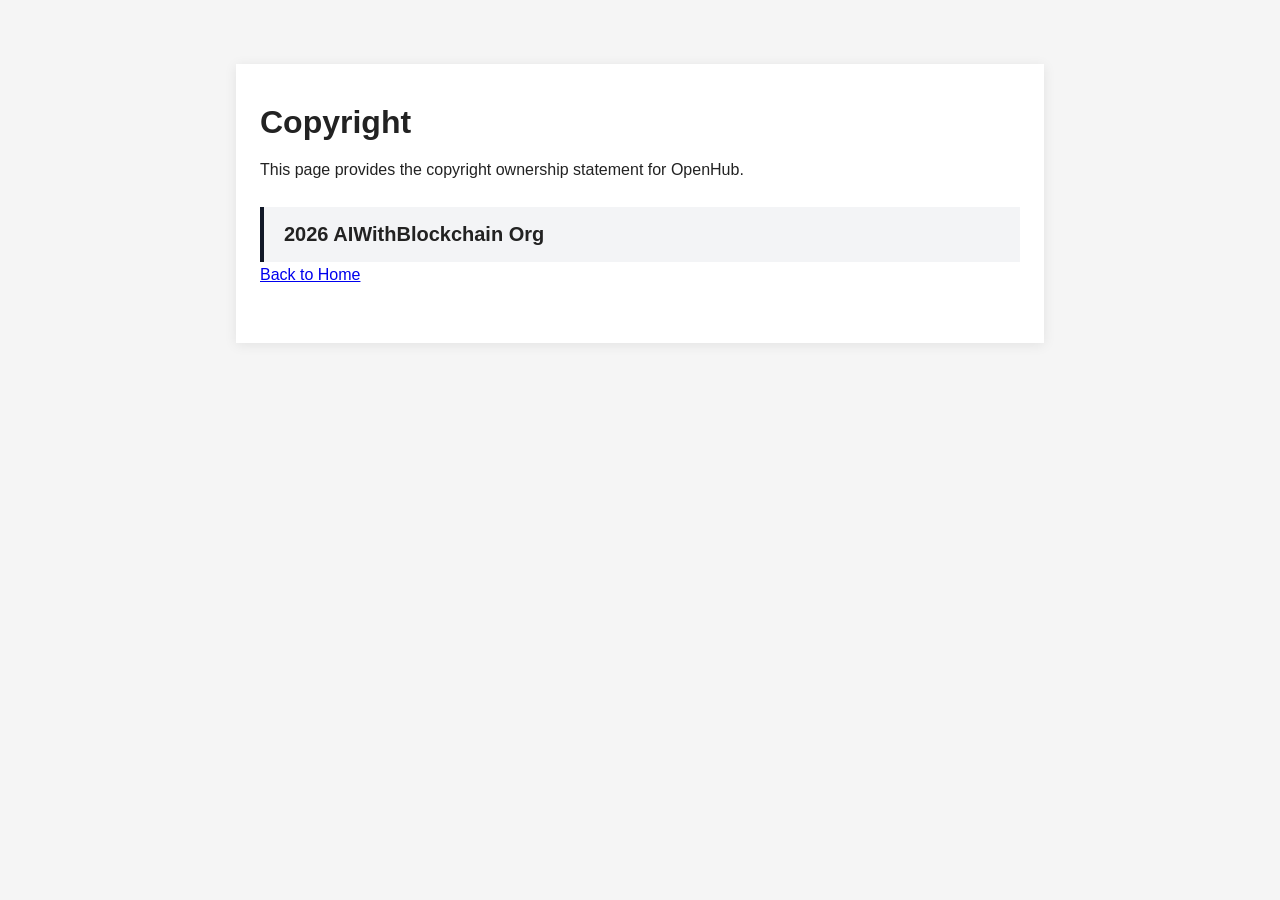
<file: Copyright.html>
<!DOCTYPE html>
<html lang="en">
<head>
    <meta charset="UTF-8">
    <meta name="viewport" content="width=device-width, initial-scale=1.0">
    <title>Copyright - OpenHub</title>
    <style>
        body {
            margin: 0;
            font-family: -apple-system, BlinkMacSystemFont, "Segoe UI", Roboto, Helvetica, Arial, sans-serif;
            background: #f5f5f5;
            color: #222;
        }
        .container {
            max-width: 760px;
            margin: 64px auto;
            padding: 40px 24px;
            background: #fff;
            box-shadow: 0 2px 12px rgba(0, 0, 0, 0.08);
        }
        h1 {
            margin: 0 0 16px;
            font-size: 32px;
        }
        p {
            margin: 0 0 16px;
            line-height: 1.6;
        }
        .copyright {
            margin-top: 24px;
            padding: 16px 20px;
            background: #f3f4f6;
            border-left: 4px solid #111827;
            font-size: 20px;
            font-weight: 600;
        }
    </style>
</head>
<body>
    <div class="container">
        <h1>Copyright</h1>
        <p>This page provides the copyright ownership statement for OpenHub.</p>
        <div class="copyright">2026 AIWithBlockchain Org</div>
            <p><a href="/">Back to Home</a></p>
    </div>
</body>
</html>
</file>
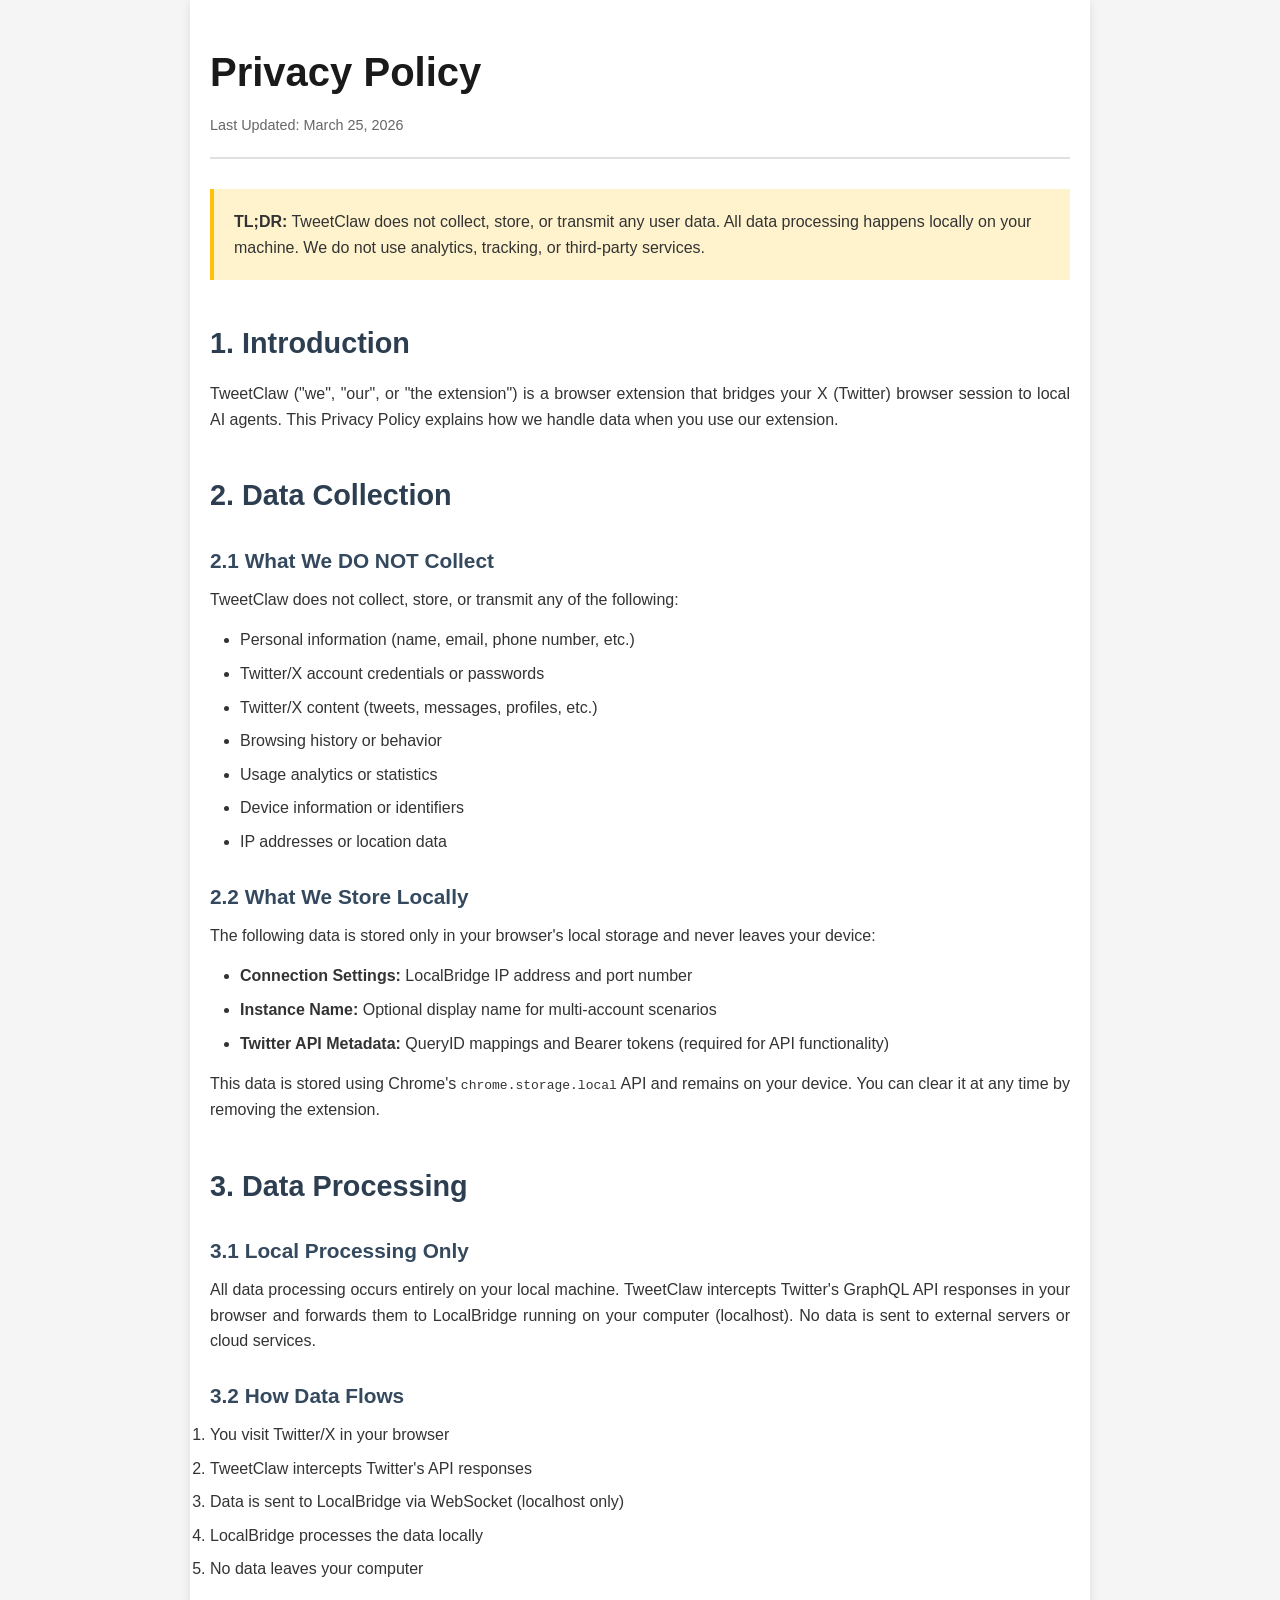
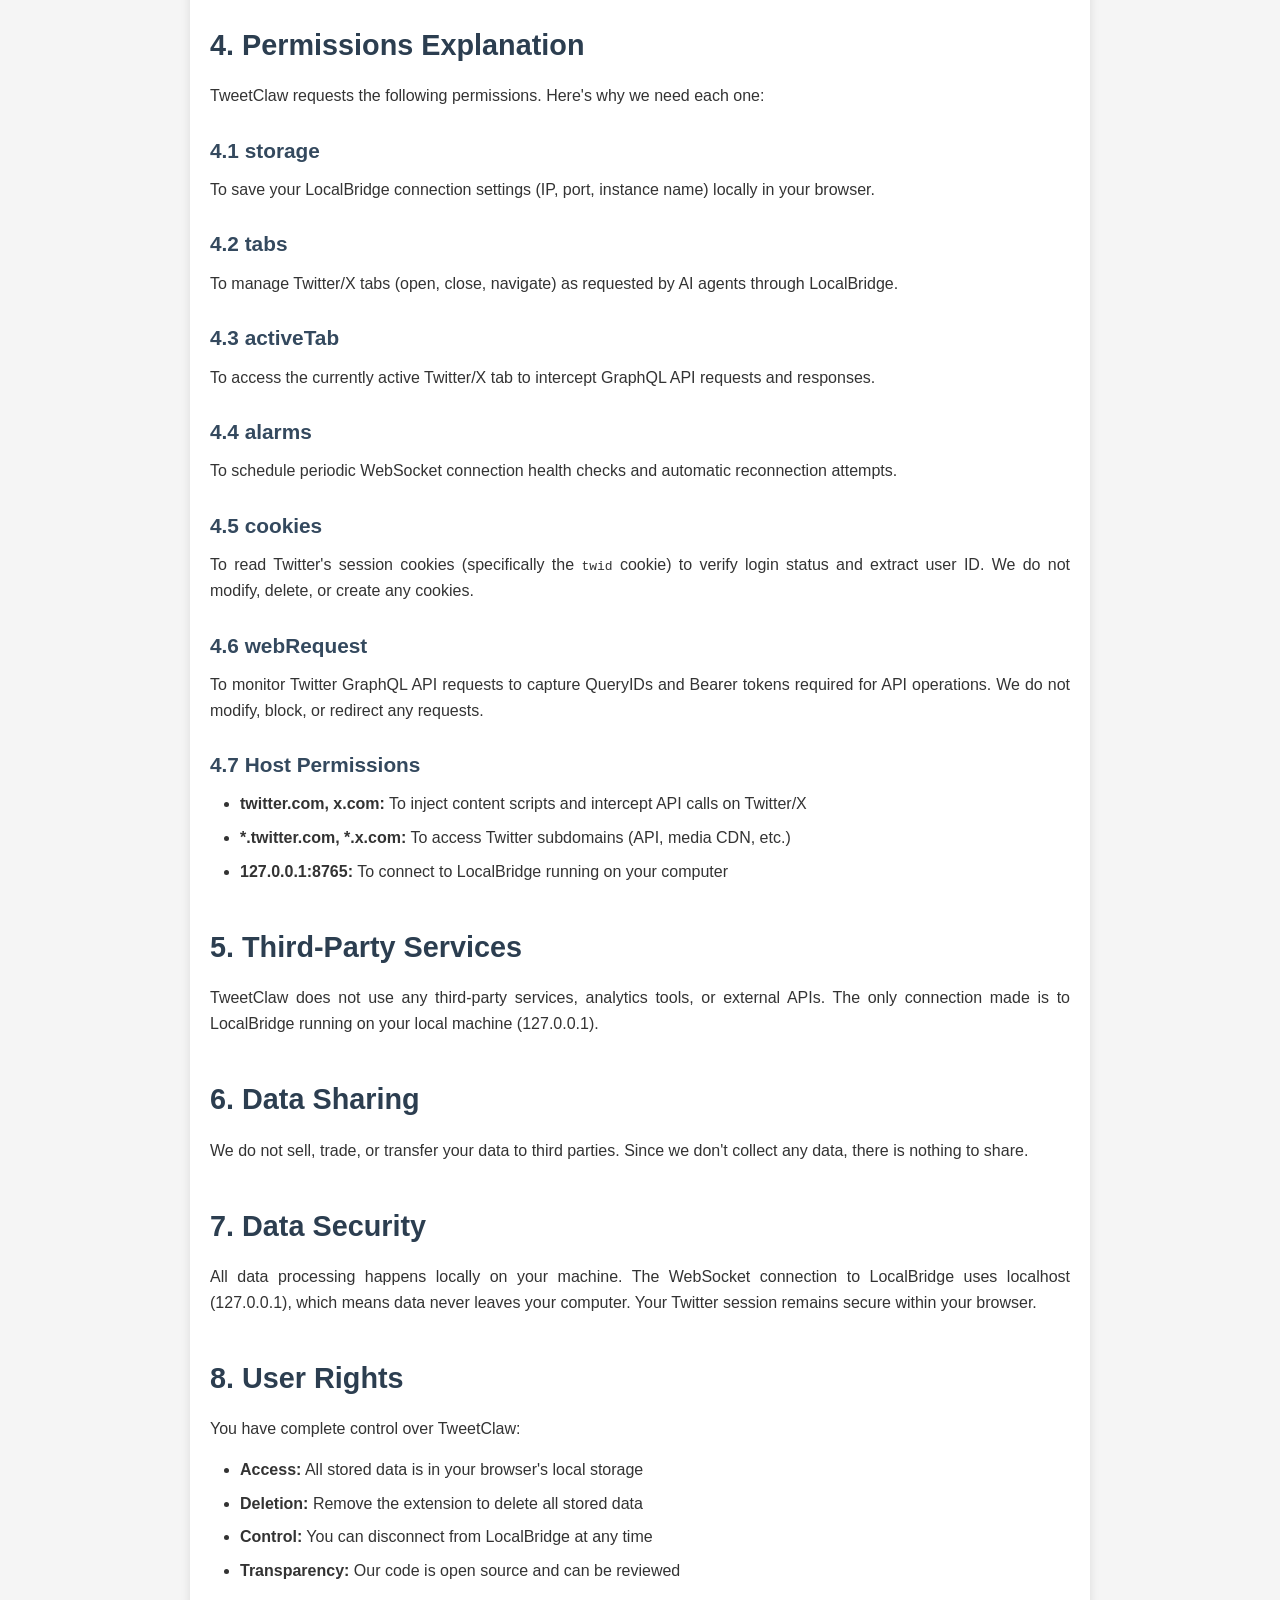
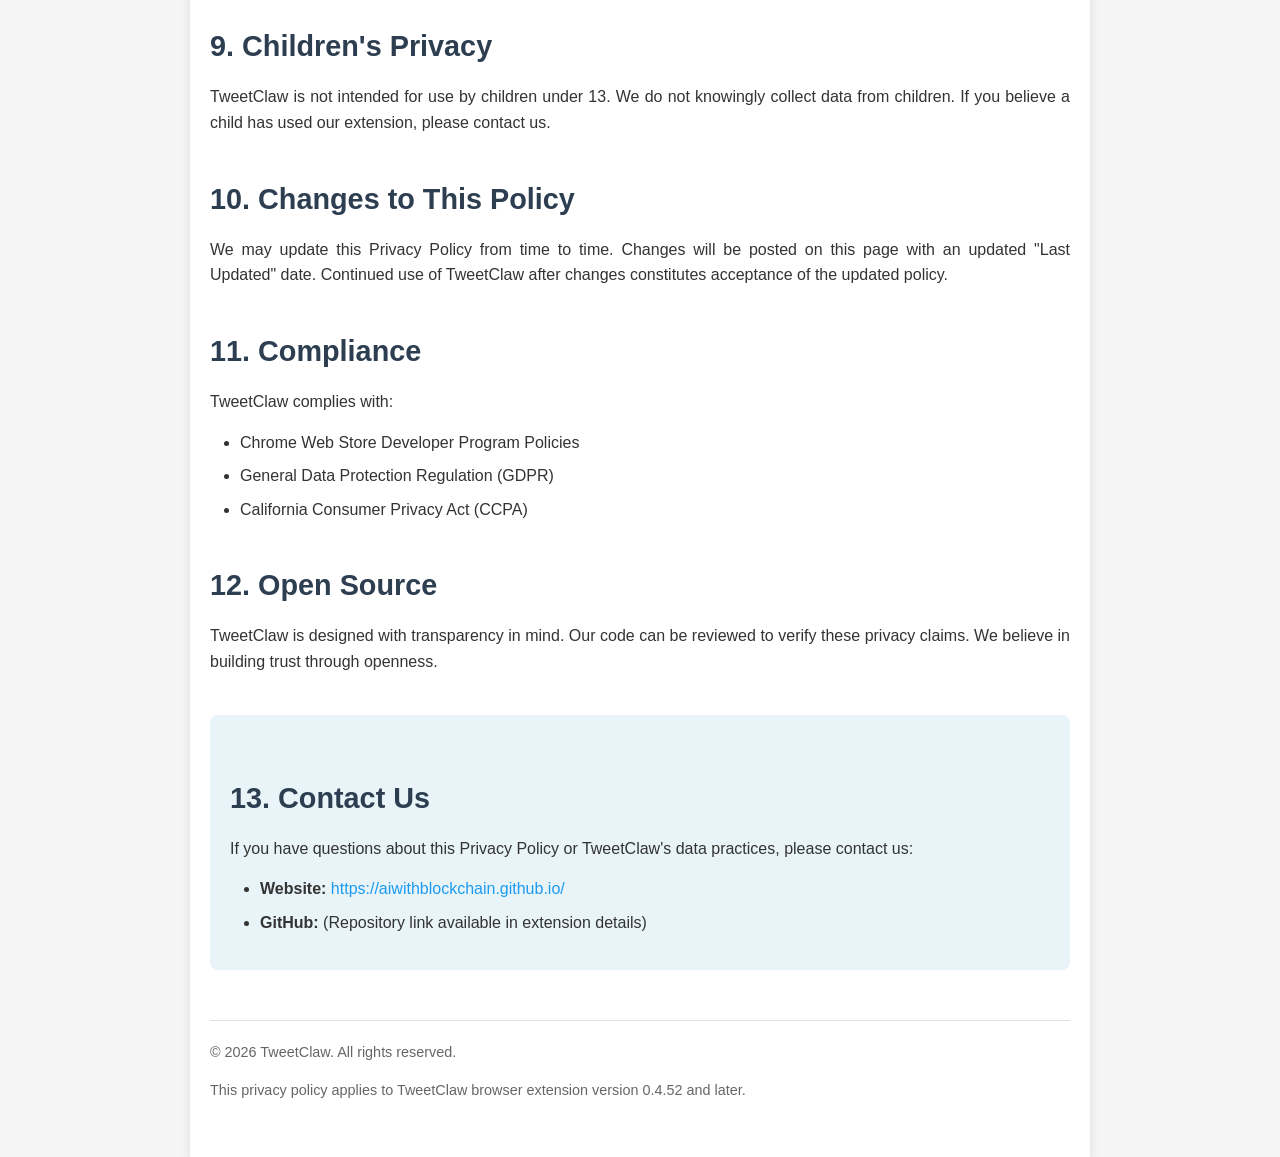
<file: privacy.html>
<!DOCTYPE html>
<html lang="en">
<head>
    <meta charset="UTF-8">
    <meta name="viewport" content="width=device-width, initial-scale=1.0">
    <title>Privacy Policy - TweetClaw</title>
    <style>
        * {
            margin: 0;
            padding: 0;
            box-sizing: border-box;
        }

        body {
            font-family: -apple-system, BlinkMacSystemFont, "Segoe UI", Roboto, "Helvetica Neue", Arial, sans-serif;
            line-height: 1.6;
            color: #333;
            background: #f5f5f5;
        }

        .container {
            max-width: 900px;
            margin: 0 auto;
            padding: 40px 20px;
            background: white;
            box-shadow: 0 2px 10px rgba(0,0,0,0.1);
        }

        h1 {
            font-size: 2.5em;
            margin-bottom: 10px;
            color: #1a1a1a;
        }

        .last-updated {
            color: #666;
            font-size: 0.9em;
            margin-bottom: 30px;
            padding-bottom: 20px;
            border-bottom: 2px solid #e0e0e0;
        }

        h2 {
            font-size: 1.8em;
            margin-top: 40px;
            margin-bottom: 15px;
            color: #2c3e50;
        }

        h3 {
            font-size: 1.3em;
            margin-top: 25px;
            margin-bottom: 10px;
            color: #34495e;
        }

        p {
            margin-bottom: 15px;
            text-align: justify;
        }

        ul {
            margin-left: 30px;
            margin-bottom: 15px;
        }

        li {
            margin-bottom: 8px;
        }

        .highlight {
            background: #fff3cd;
            padding: 20px;
            border-left: 4px solid #ffc107;
            margin: 20px 0;
        }

        .contact {
            background: #e8f4f8;
            padding: 20px;
            border-radius: 8px;
            margin-top: 40px;
        }

        a {
            color: #1d9bf0;
            text-decoration: none;
        }

        a:hover {
            text-decoration: underline;
        }

        .footer {
            text-align: center;
            margin-top: 50px;
            padding-top: 20px;
            border-top: 1px solid #e0e0e0;
            color: #666;
            font-size: 0.9em;
        }
    </style>
</head>
<body>
    <div class="container">
        <h1>Privacy Policy</h1>
        <p class="last-updated">Last Updated: March 25, 2026</p>

        <div class="highlight">
            <strong>TL;DR:</strong> TweetClaw does not collect, store, or transmit any user data. All data processing happens locally on your machine. We do not use analytics, tracking, or third-party services.
        </div>

        <h2>1. Introduction</h2>
        <p>
            TweetClaw ("we", "our", or "the extension") is a browser extension that bridges your X (Twitter) browser session to local AI agents. This Privacy Policy explains how we handle data when you use our extension.
        </p>

        <h2>2. Data Collection</h2>
        <h3>2.1 What We DO NOT Collect</h3>
        <p>TweetClaw does not collect, store, or transmit any of the following:</p>
        <ul>
            <li>Personal information (name, email, phone number, etc.)</li>
            <li>Twitter/X account credentials or passwords</li>
            <li>Twitter/X content (tweets, messages, profiles, etc.)</li>
            <li>Browsing history or behavior</li>
            <li>Usage analytics or statistics</li>
            <li>Device information or identifiers</li>
            <li>IP addresses or location data</li>
        </ul>

        <h3>2.2 What We Store Locally</h3>
        <p>The following data is stored only in your browser's local storage and never leaves your device:</p>
        <ul>
            <li><strong>Connection Settings:</strong> LocalBridge IP address and port number</li>
            <li><strong>Instance Name:</strong> Optional display name for multi-account scenarios</li>
            <li><strong>Twitter API Metadata:</strong> QueryID mappings and Bearer tokens (required for API functionality)</li>
        </ul>
        <p>This data is stored using Chrome's <code>chrome.storage.local</code> API and remains on your device. You can clear it at any time by removing the extension.</p>

        <h2>3. Data Processing</h2>
        <h3>3.1 Local Processing Only</h3>
        <p>
            All data processing occurs entirely on your local machine. TweetClaw intercepts Twitter's GraphQL API responses in your browser and forwards them to LocalBridge running on your computer (localhost). No data is sent to external servers or cloud services.
        </p>

        <h3>3.2 How Data Flows</h3>
        <ol>
            <li>You visit Twitter/X in your browser</li>
            <li>TweetClaw intercepts Twitter's API responses</li>
            <li>Data is sent to LocalBridge via WebSocket (localhost only)</li>
            <li>LocalBridge processes the data locally</li>
            <li>No data leaves your computer</li>
        </ol>

        <h2>4. Permissions Explanation</h2>
        <p>TweetClaw requests the following permissions. Here's why we need each one:</p>

        <h3>4.1 storage</h3>
        <p>To save your LocalBridge connection settings (IP, port, instance name) locally in your browser.</p>

        <h3>4.2 tabs</h3>
        <p>To manage Twitter/X tabs (open, close, navigate) as requested by AI agents through LocalBridge.</p>

        <h3>4.3 activeTab</h3>
        <p>To access the currently active Twitter/X tab to intercept GraphQL API requests and responses.</p>

        <h3>4.4 alarms</h3>
        <p>To schedule periodic WebSocket connection health checks and automatic reconnection attempts.</p>

        <h3>4.5 cookies</h3>
        <p>To read Twitter's session cookies (specifically the <code>twid</code> cookie) to verify login status and extract user ID. We do not modify, delete, or create any cookies.</p>

        <h3>4.6 webRequest</h3>
        <p>To monitor Twitter GraphQL API requests to capture QueryIDs and Bearer tokens required for API operations. We do not modify, block, or redirect any requests.</p>

        <h3>4.7 Host Permissions</h3>
        <ul>
            <li><strong>twitter.com, x.com:</strong> To inject content scripts and intercept API calls on Twitter/X</li>
            <li><strong>*.twitter.com, *.x.com:</strong> To access Twitter subdomains (API, media CDN, etc.)</li>
            <li><strong>127.0.0.1:8765:</strong> To connect to LocalBridge running on your computer</li>
        </ul>

        <h2>5. Third-Party Services</h2>
        <p>
            TweetClaw does not use any third-party services, analytics tools, or external APIs. The only connection made is to LocalBridge running on your local machine (127.0.0.1).
        </p>

        <h2>6. Data Sharing</h2>
        <p>
            We do not sell, trade, or transfer your data to third parties. Since we don't collect any data, there is nothing to share.
        </p>

        <h2>7. Data Security</h2>
        <p>
            All data processing happens locally on your machine. The WebSocket connection to LocalBridge uses localhost (127.0.0.1), which means data never leaves your computer. Your Twitter session remains secure within your browser.
        </p>

        <h2>8. User Rights</h2>
        <p>You have complete control over TweetClaw:</p>
        <ul>
            <li><strong>Access:</strong> All stored data is in your browser's local storage</li>
            <li><strong>Deletion:</strong> Remove the extension to delete all stored data</li>
            <li><strong>Control:</strong> You can disconnect from LocalBridge at any time</li>
            <li><strong>Transparency:</strong> Our code is open source and can be reviewed</li>
        </ul>

        <h2>9. Children's Privacy</h2>
        <p>
            TweetClaw is not intended for use by children under 13. We do not knowingly collect data from children. If you believe a child has used our extension, please contact us.
        </p>

        <h2>10. Changes to This Policy</h2>
        <p>
            We may update this Privacy Policy from time to time. Changes will be posted on this page with an updated "Last Updated" date. Continued use of TweetClaw after changes constitutes acceptance of the updated policy.
        </p>

        <h2>11. Compliance</h2>
        <p>TweetClaw complies with:</p>
        <ul>
            <li>Chrome Web Store Developer Program Policies</li>
            <li>General Data Protection Regulation (GDPR)</li>
            <li>California Consumer Privacy Act (CCPA)</li>
        </ul>

        <h2>12. Open Source</h2>
        <p>
            TweetClaw is designed with transparency in mind. Our code can be reviewed to verify these privacy claims. We believe in building trust through openness.
        </p>

        <div class="contact">
            <h2>13. Contact Us</h2>
            <p>If you have questions about this Privacy Policy or TweetClaw's data practices, please contact us:</p>
            <ul>
                <li><strong>Website:</strong> <a href="https://aiwithblockchain.github.io/">https://aiwithblockchain.github.io/</a></li>
                <li><strong>GitHub:</strong> (Repository link available in extension details)</li>
            </ul>
        </div>

        <div class="footer">
            <p>&copy; 2026 TweetClaw. All rights reserved.</p>
            <p>This privacy policy applies to TweetClaw browser extension version 0.4.52 and later.</p>
        </div>
    </div>
</body>
</html>
</file>
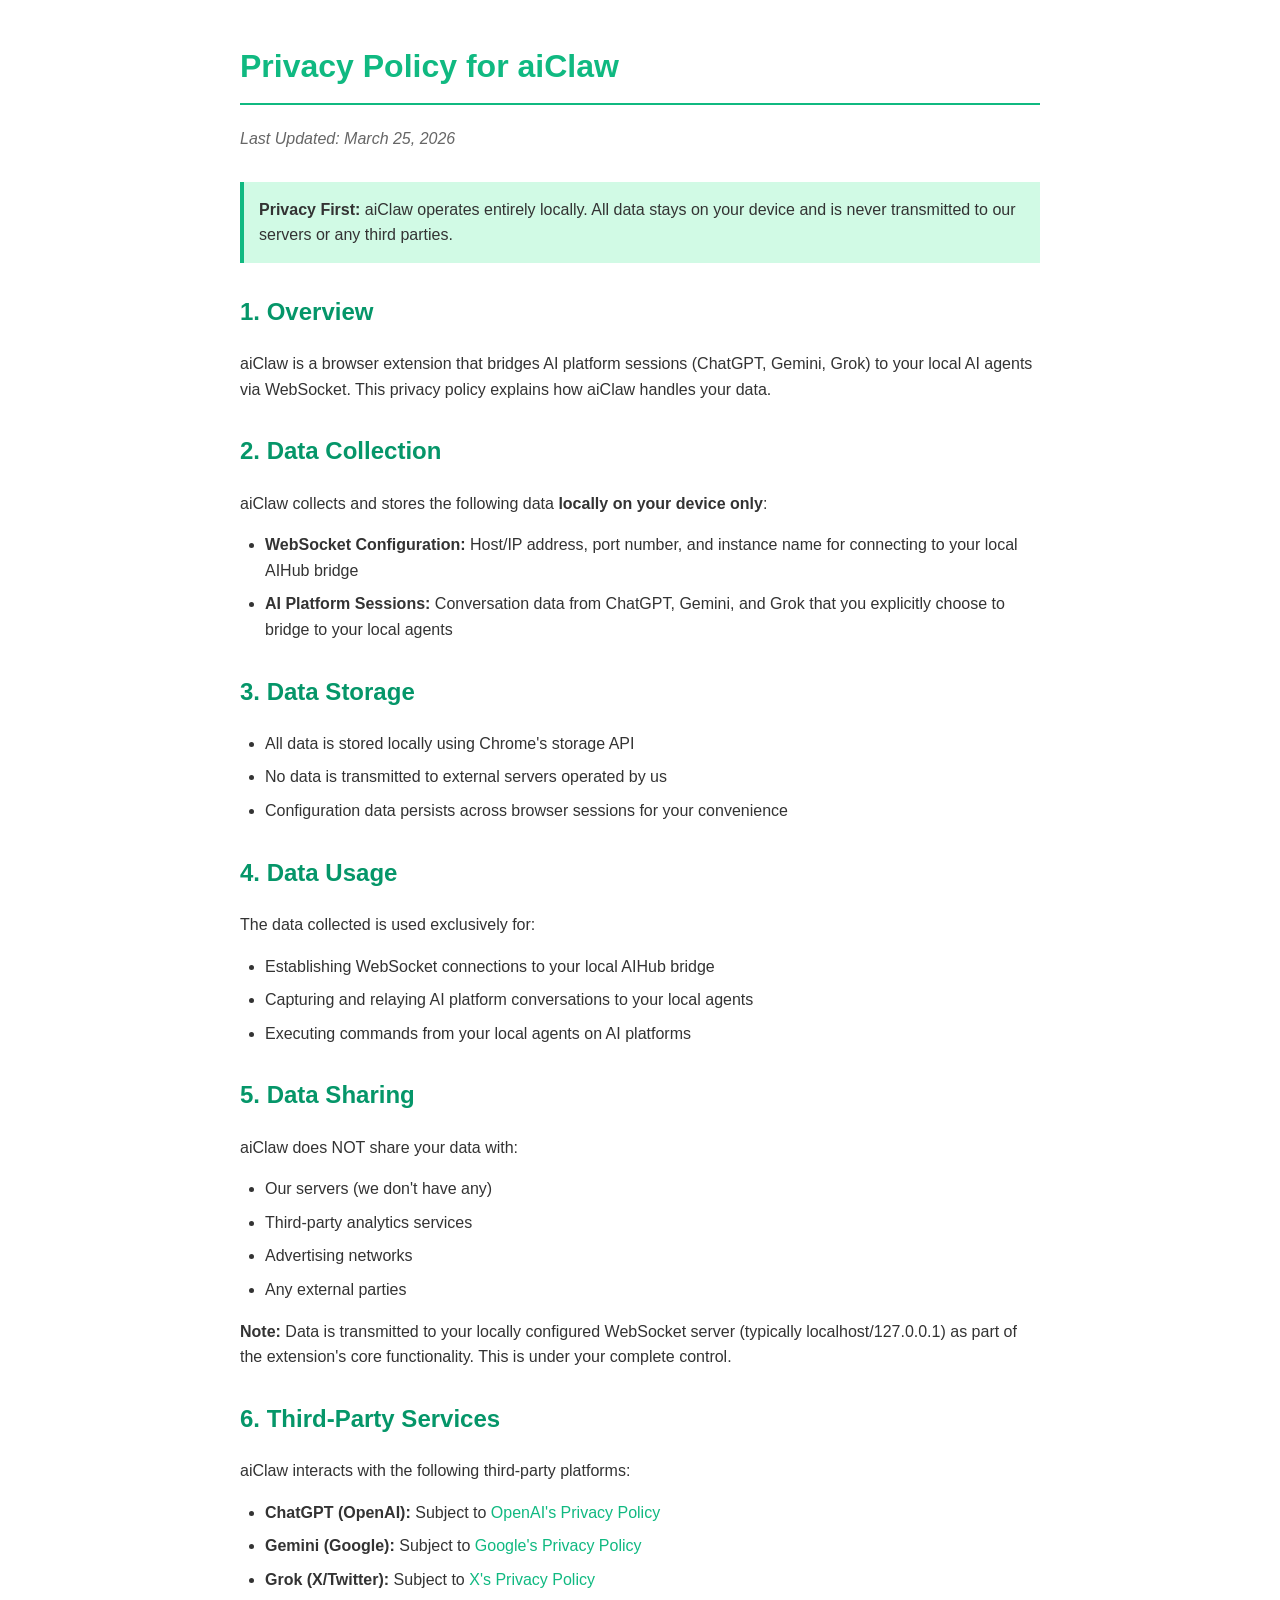
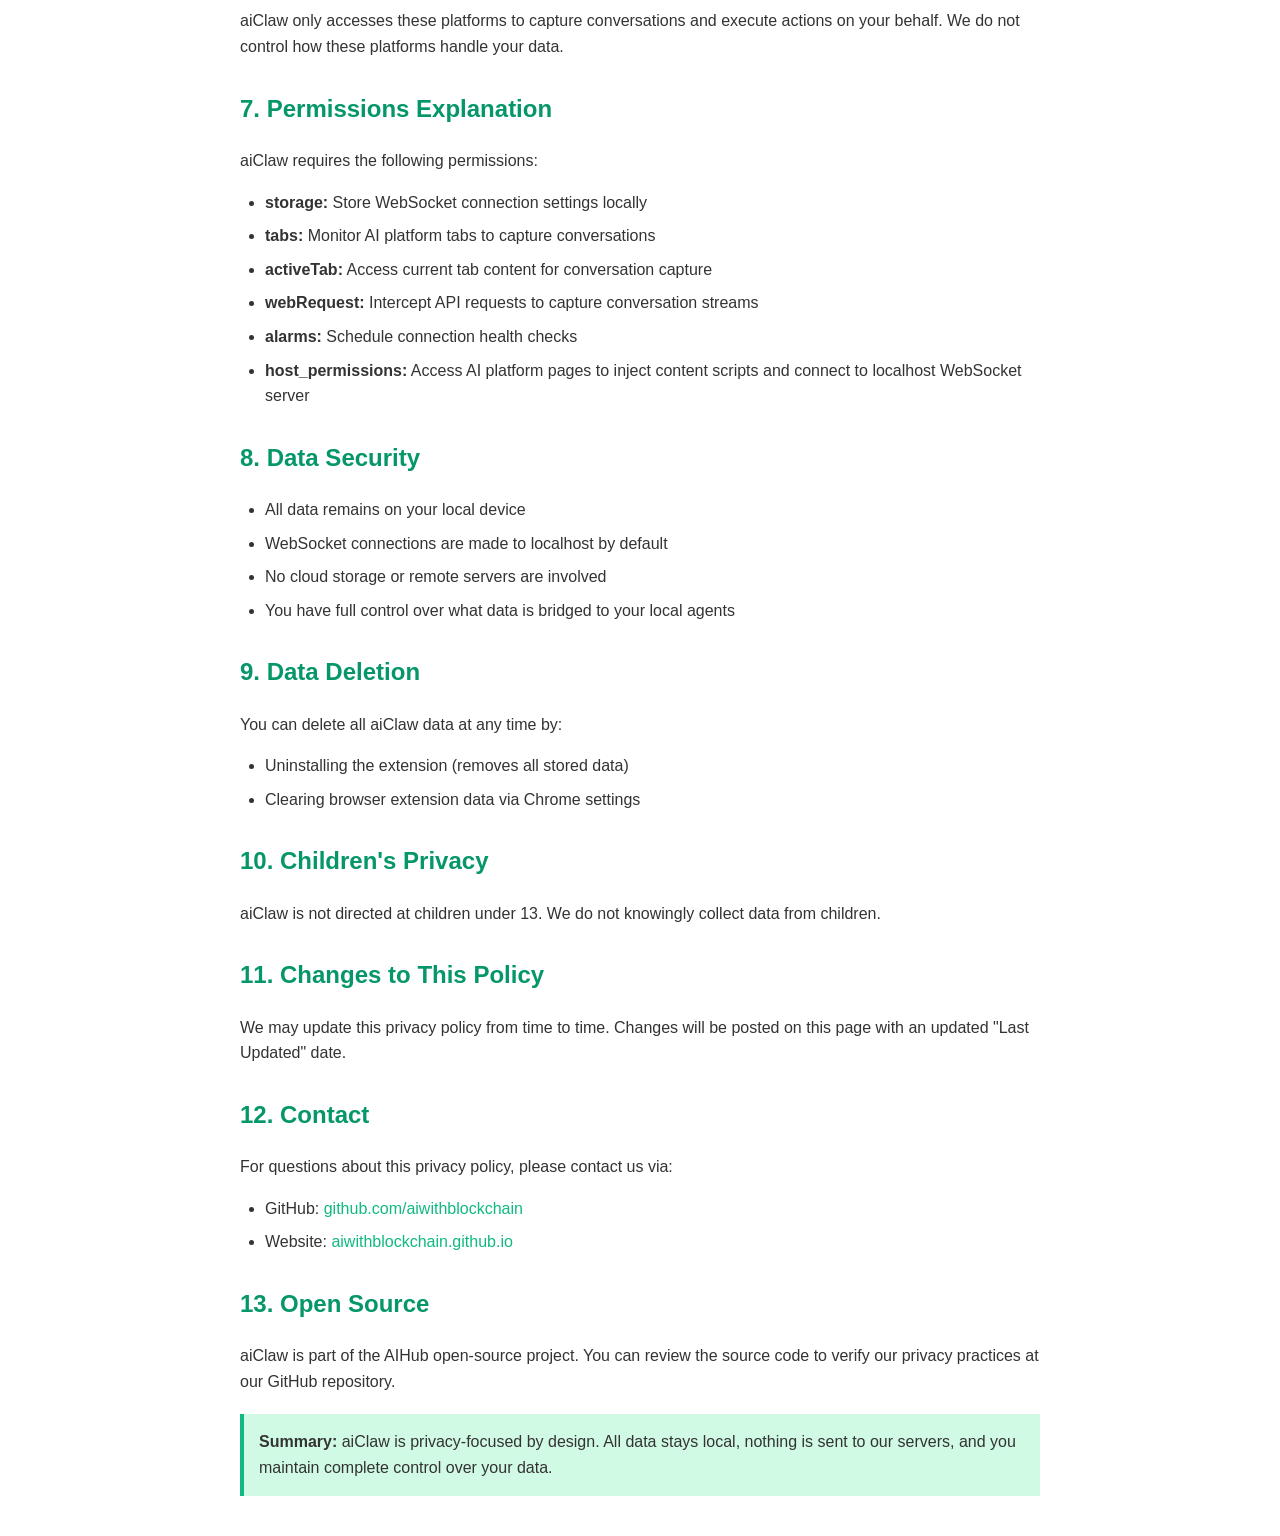
<file: privacy_aiclaw.html>
<!DOCTYPE html>
<html lang="en">
<head>
    <meta charset="UTF-8">
    <meta name="viewport" content="width=device-width, initial-scale=1.0">
    <title>Privacy Policy - aiClaw</title>
    <style>
        body {
            font-family: -apple-system, BlinkMacSystemFont, "Segoe UI", Roboto, Helvetica, Arial, sans-serif;
            line-height: 1.6;
            max-width: 800px;
            margin: 0 auto;
            padding: 20px;
            color: #333;
        }
        h1 {
            color: #10b981;
            border-bottom: 2px solid #10b981;
            padding-bottom: 10px;
        }
        h2 {
            color: #059669;
            margin-top: 30px;
        }
        .last-updated {
            color: #666;
            font-style: italic;
            margin-bottom: 30px;
        }
        ul {
            margin: 10px 0;
            padding-left: 25px;
        }
        li {
            margin: 8px 0;
        }
        .highlight {
            background-color: #d1fae5;
            padding: 15px;
            border-left: 4px solid #10b981;
            margin: 20px 0;
        }
        a {
            color: #10b981;
            text-decoration: none;
        }
        a:hover {
            text-decoration: underline;
        }
    </style>
</head>
<body>
    <h1>Privacy Policy for aiClaw</h1>
    <p class="last-updated">Last Updated: March 25, 2026</p>

    <div class="highlight">
        <strong>Privacy First:</strong> aiClaw operates entirely locally. All data stays on your device and is never transmitted to our servers or any third parties.
    </div>

    <h2>1. Overview</h2>
    <p>aiClaw is a browser extension that bridges AI platform sessions (ChatGPT, Gemini, Grok) to your local AI agents via WebSocket. This privacy policy explains how aiClaw handles your data.</p>

    <h2>2. Data Collection</h2>
    <p>aiClaw collects and stores the following data <strong>locally on your device only</strong>:</p>
    <ul>
        <li><strong>WebSocket Configuration:</strong> Host/IP address, port number, and instance name for connecting to your local AIHub bridge</li>
        <li><strong>AI Platform Sessions:</strong> Conversation data from ChatGPT, Gemini, and Grok that you explicitly choose to bridge to your local agents</li>
    </ul>

    <h2>3. Data Storage</h2>
    <ul>
        <li>All data is stored locally using Chrome's storage API</li>
        <li>No data is transmitted to external servers operated by us</li>
        <li>Configuration data persists across browser sessions for your convenience</li>
    </ul>

    <h2>4. Data Usage</h2>
    <p>The data collected is used exclusively for:</p>
    <ul>
        <li>Establishing WebSocket connections to your local AIHub bridge</li>
        <li>Capturing and relaying AI platform conversations to your local agents</li>
        <li>Executing commands from your local agents on AI platforms</li>
    </ul>

    <h2>5. Data Sharing</h2>
    <p>aiClaw does NOT share your data with:</p>
    <ul>
        <li>Our servers (we don't have any)</li>
        <li>Third-party analytics services</li>
        <li>Advertising networks</li>
        <li>Any external parties</li>
    </ul>
    <p><strong>Note:</strong> Data is transmitted to your locally configured WebSocket server (typically localhost/127.0.0.1) as part of the extension's core functionality. This is under your complete control.</p>

    <h2>6. Third-Party Services</h2>
    <p>aiClaw interacts with the following third-party platforms:</p>
    <ul>
        <li><strong>ChatGPT (OpenAI):</strong> Subject to <a href="https://openai.com/policies/privacy-policy" target="_blank">OpenAI's Privacy Policy</a></li>
        <li><strong>Gemini (Google):</strong> Subject to <a href="https://policies.google.com/privacy" target="_blank">Google's Privacy Policy</a></li>
        <li><strong>Grok (X/Twitter):</strong> Subject to <a href="https://x.com/en/privacy" target="_blank">X's Privacy Policy</a></li>
    </ul>
    <p>aiClaw only accesses these platforms to capture conversations and execute actions on your behalf. We do not control how these platforms handle your data.</p>

    <h2>7. Permissions Explanation</h2>
    <p>aiClaw requires the following permissions:</p>
    <ul>
        <li><strong>storage:</strong> Store WebSocket connection settings locally</li>
        <li><strong>tabs:</strong> Monitor AI platform tabs to capture conversations</li>
        <li><strong>activeTab:</strong> Access current tab content for conversation capture</li>
        <li><strong>webRequest:</strong> Intercept API requests to capture conversation streams</li>
        <li><strong>alarms:</strong> Schedule connection health checks</li>
        <li><strong>host_permissions:</strong> Access AI platform pages to inject content scripts and connect to localhost WebSocket server</li>
    </ul>

    <h2>8. Data Security</h2>
    <ul>
        <li>All data remains on your local device</li>
        <li>WebSocket connections are made to localhost by default</li>
        <li>No cloud storage or remote servers are involved</li>
        <li>You have full control over what data is bridged to your local agents</li>
    </ul>

    <h2>9. Data Deletion</h2>
    <p>You can delete all aiClaw data at any time by:</p>
    <ul>
        <li>Uninstalling the extension (removes all stored data)</li>
        <li>Clearing browser extension data via Chrome settings</li>
    </ul>

    <h2>10. Children's Privacy</h2>
    <p>aiClaw is not directed at children under 13. We do not knowingly collect data from children.</p>

    <h2>11. Changes to This Policy</h2>
    <p>We may update this privacy policy from time to time. Changes will be posted on this page with an updated "Last Updated" date.</p>

    <h2>12. Contact</h2>
    <p>For questions about this privacy policy, please contact us via:</p>
    <ul>
        <li>GitHub: <a href="https://github.com/aiwithblockchain" target="_blank">github.com/aiwithblockchain</a></li>
        <li>Website: <a href="https://aiwithblockchain.github.io/" target="_blank">aiwithblockchain.github.io</a></li>
    </ul>

    <h2>13. Open Source</h2>
    <p>aiClaw is part of the AIHub open-source project. You can review the source code to verify our privacy practices at our GitHub repository.</p>

    <div class="highlight">
        <strong>Summary:</strong> aiClaw is privacy-focused by design. All data stays local, nothing is sent to our servers, and you maintain complete control over your data.
    </div>
</body>
</html>
</file>
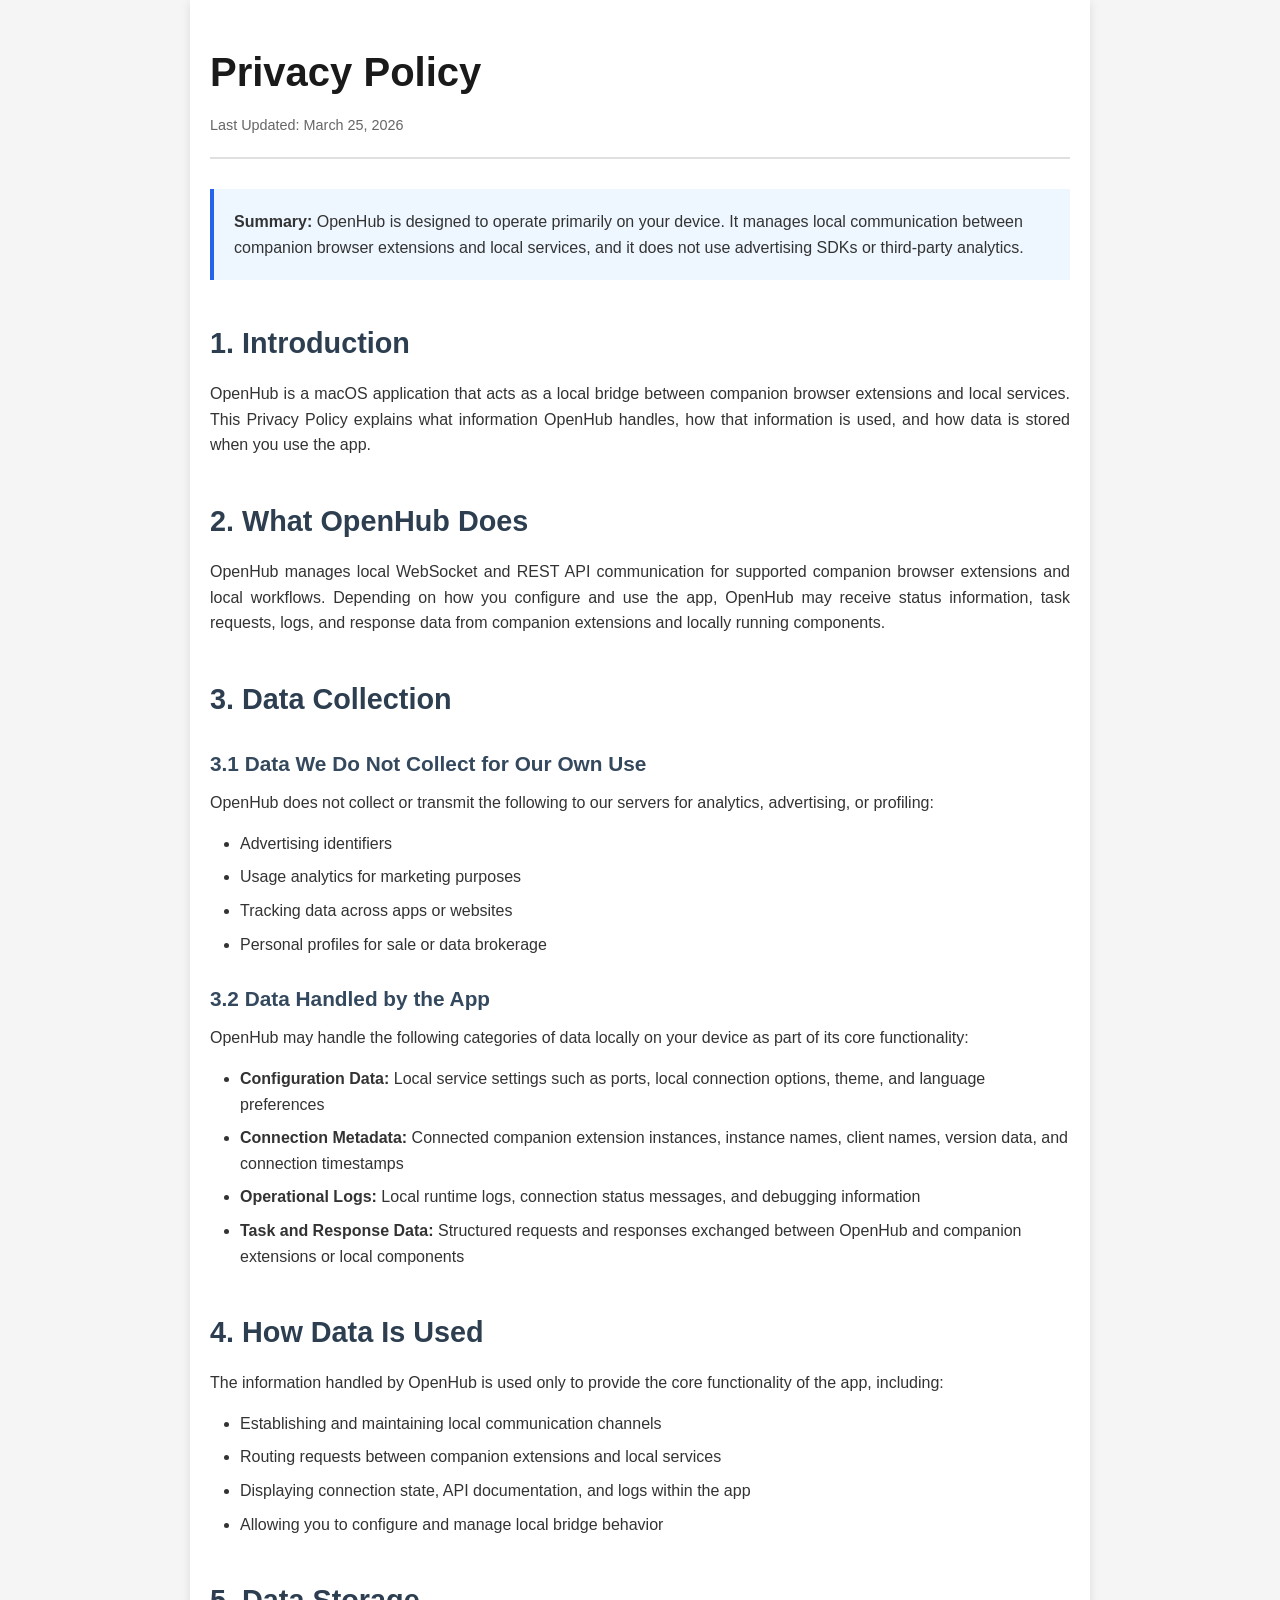
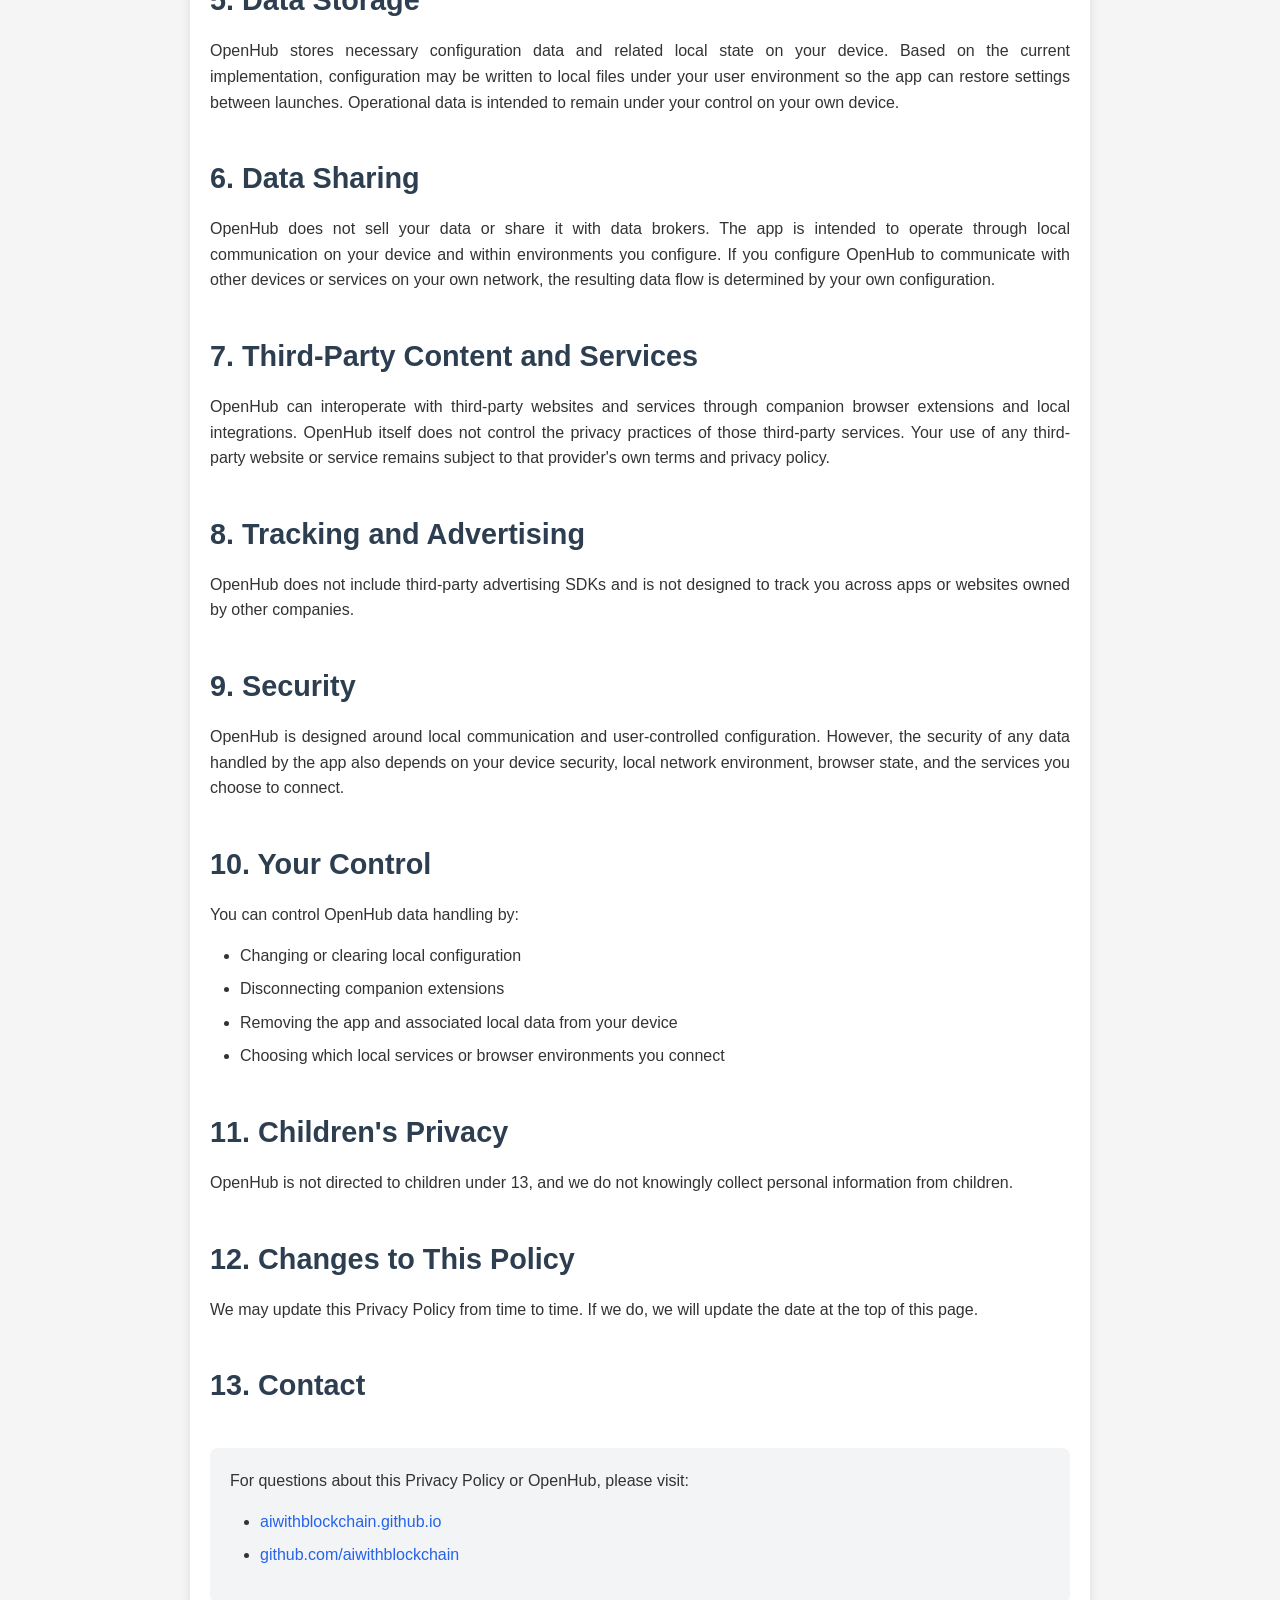
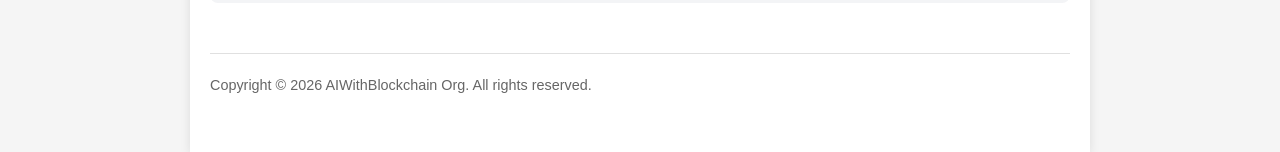
<file: privacy_openhub.html>
<!DOCTYPE html>
<html lang="en">
<head>
    <meta charset="UTF-8">
    <meta name="viewport" content="width=device-width, initial-scale=1.0">
    <title>Privacy Policy - OpenHub</title>
    <style>
        * {
            margin: 0;
            padding: 0;
            box-sizing: border-box;
        }

        body {
            font-family: -apple-system, BlinkMacSystemFont, "Segoe UI", Roboto, "Helvetica Neue", Arial, sans-serif;
            line-height: 1.6;
            color: #333;
            background: #f5f5f5;
        }

        .container {
            max-width: 900px;
            margin: 0 auto;
            padding: 40px 20px;
            background: white;
            box-shadow: 0 2px 10px rgba(0, 0, 0, 0.1);
        }

        h1 {
            font-size: 2.5em;
            margin-bottom: 10px;
            color: #1a1a1a;
        }

        .last-updated {
            color: #666;
            font-size: 0.9em;
            margin-bottom: 30px;
            padding-bottom: 20px;
            border-bottom: 2px solid #e0e0e0;
        }

        h2 {
            font-size: 1.8em;
            margin-top: 40px;
            margin-bottom: 15px;
            color: #2c3e50;
        }

        h3 {
            font-size: 1.3em;
            margin-top: 25px;
            margin-bottom: 10px;
            color: #34495e;
        }

        p {
            margin-bottom: 15px;
            text-align: justify;
        }

        ul {
            margin-left: 30px;
            margin-bottom: 15px;
        }

        li {
            margin-bottom: 8px;
        }

        .highlight {
            background: #eef7ff;
            padding: 20px;
            border-left: 4px solid #2563eb;
            margin: 20px 0;
        }

        .contact {
            background: #f3f4f6;
            padding: 20px;
            border-radius: 8px;
            margin-top: 40px;
        }

        a {
            color: #2563eb;
            text-decoration: none;
        }

        a:hover {
            text-decoration: underline;
        }

        .footer {
            text-align: center;
            margin-top: 50px;
            padding-top: 20px;
            border-top: 1px solid #e0e0e0;
            color: #666;
            font-size: 0.9em;
        }
    </style>
</head>
<body>
    <div class="container">
        <h1>Privacy Policy</h1>
        <p class="last-updated">Last Updated: March 25, 2026</p>

        <div class="highlight">
            <strong>Summary:</strong> OpenHub is designed to operate primarily on your device. It manages local communication between companion browser extensions and local services, and it does not use advertising SDKs or third-party analytics.
        </div>

        <h2>1. Introduction</h2>
        <p>
            OpenHub is a macOS application that acts as a local bridge between companion browser extensions and local services. This Privacy Policy explains what information OpenHub handles, how that information is used, and how data is stored when you use the app.
        </p>

        <h2>2. What OpenHub Does</h2>
        <p>
            OpenHub manages local WebSocket and REST API communication for supported companion browser extensions and local workflows. Depending on how you configure and use the app, OpenHub may receive status information, task requests, logs, and response data from companion extensions and locally running components.
        </p>

        <h2>3. Data Collection</h2>
        <h3>3.1 Data We Do Not Collect for Our Own Use</h3>
        <p>OpenHub does not collect or transmit the following to our servers for analytics, advertising, or profiling:</p>
        <ul>
            <li>Advertising identifiers</li>
            <li>Usage analytics for marketing purposes</li>
            <li>Tracking data across apps or websites</li>
            <li>Personal profiles for sale or data brokerage</li>
        </ul>

        <h3>3.2 Data Handled by the App</h3>
        <p>OpenHub may handle the following categories of data locally on your device as part of its core functionality:</p>
        <ul>
            <li><strong>Configuration Data:</strong> Local service settings such as ports, local connection options, theme, and language preferences</li>
            <li><strong>Connection Metadata:</strong> Connected companion extension instances, instance names, client names, version data, and connection timestamps</li>
            <li><strong>Operational Logs:</strong> Local runtime logs, connection status messages, and debugging information</li>
            <li><strong>Task and Response Data:</strong> Structured requests and responses exchanged between OpenHub and companion extensions or local components</li>
        </ul>

        <h2>4. How Data Is Used</h2>
        <p>The information handled by OpenHub is used only to provide the core functionality of the app, including:</p>
        <ul>
            <li>Establishing and maintaining local communication channels</li>
            <li>Routing requests between companion extensions and local services</li>
            <li>Displaying connection state, API documentation, and logs within the app</li>
            <li>Allowing you to configure and manage local bridge behavior</li>
        </ul>

        <h2>5. Data Storage</h2>
        <p>
            OpenHub stores necessary configuration data and related local state on your device. Based on the current implementation, configuration may be written to local files under your user environment so the app can restore settings between launches. Operational data is intended to remain under your control on your own device.
        </p>

        <h2>6. Data Sharing</h2>
        <p>
            OpenHub does not sell your data or share it with data brokers. The app is intended to operate through local communication on your device and within environments you configure. If you configure OpenHub to communicate with other devices or services on your own network, the resulting data flow is determined by your own configuration.
        </p>

        <h2>7. Third-Party Content and Services</h2>
        <p>
            OpenHub can interoperate with third-party websites and services through companion browser extensions and local integrations. OpenHub itself does not control the privacy practices of those third-party services. Your use of any third-party website or service remains subject to that provider's own terms and privacy policy.
        </p>

        <h2>8. Tracking and Advertising</h2>
        <p>
            OpenHub does not include third-party advertising SDKs and is not designed to track you across apps or websites owned by other companies.
        </p>

        <h2>9. Security</h2>
        <p>
            OpenHub is designed around local communication and user-controlled configuration. However, the security of any data handled by the app also depends on your device security, local network environment, browser state, and the services you choose to connect.
        </p>

        <h2>10. Your Control</h2>
        <p>You can control OpenHub data handling by:</p>
        <ul>
            <li>Changing or clearing local configuration</li>
            <li>Disconnecting companion extensions</li>
            <li>Removing the app and associated local data from your device</li>
            <li>Choosing which local services or browser environments you connect</li>
        </ul>

        <h2>11. Children's Privacy</h2>
        <p>
            OpenHub is not directed to children under 13, and we do not knowingly collect personal information from children.
        </p>

        <h2>12. Changes to This Policy</h2>
        <p>
            We may update this Privacy Policy from time to time. If we do, we will update the date at the top of this page.
        </p>

        <h2>13. Contact</h2>
        <div class="contact">
            <p>For questions about this Privacy Policy or OpenHub, please visit:</p>
            <ul>
                <li><a href="https://aiwithblockchain.github.io/" target="_blank">aiwithblockchain.github.io</a></li>
                <li><a href="https://github.com/aiwithblockchain" target="_blank">github.com/aiwithblockchain</a></li>
            </ul>
        </div>

        <div class="footer">
            <p>Copyright &copy; 2026 AIWithBlockchain Org. All rights reserved.</p>
        </div>
    </div>
</body>
</html>
</file>
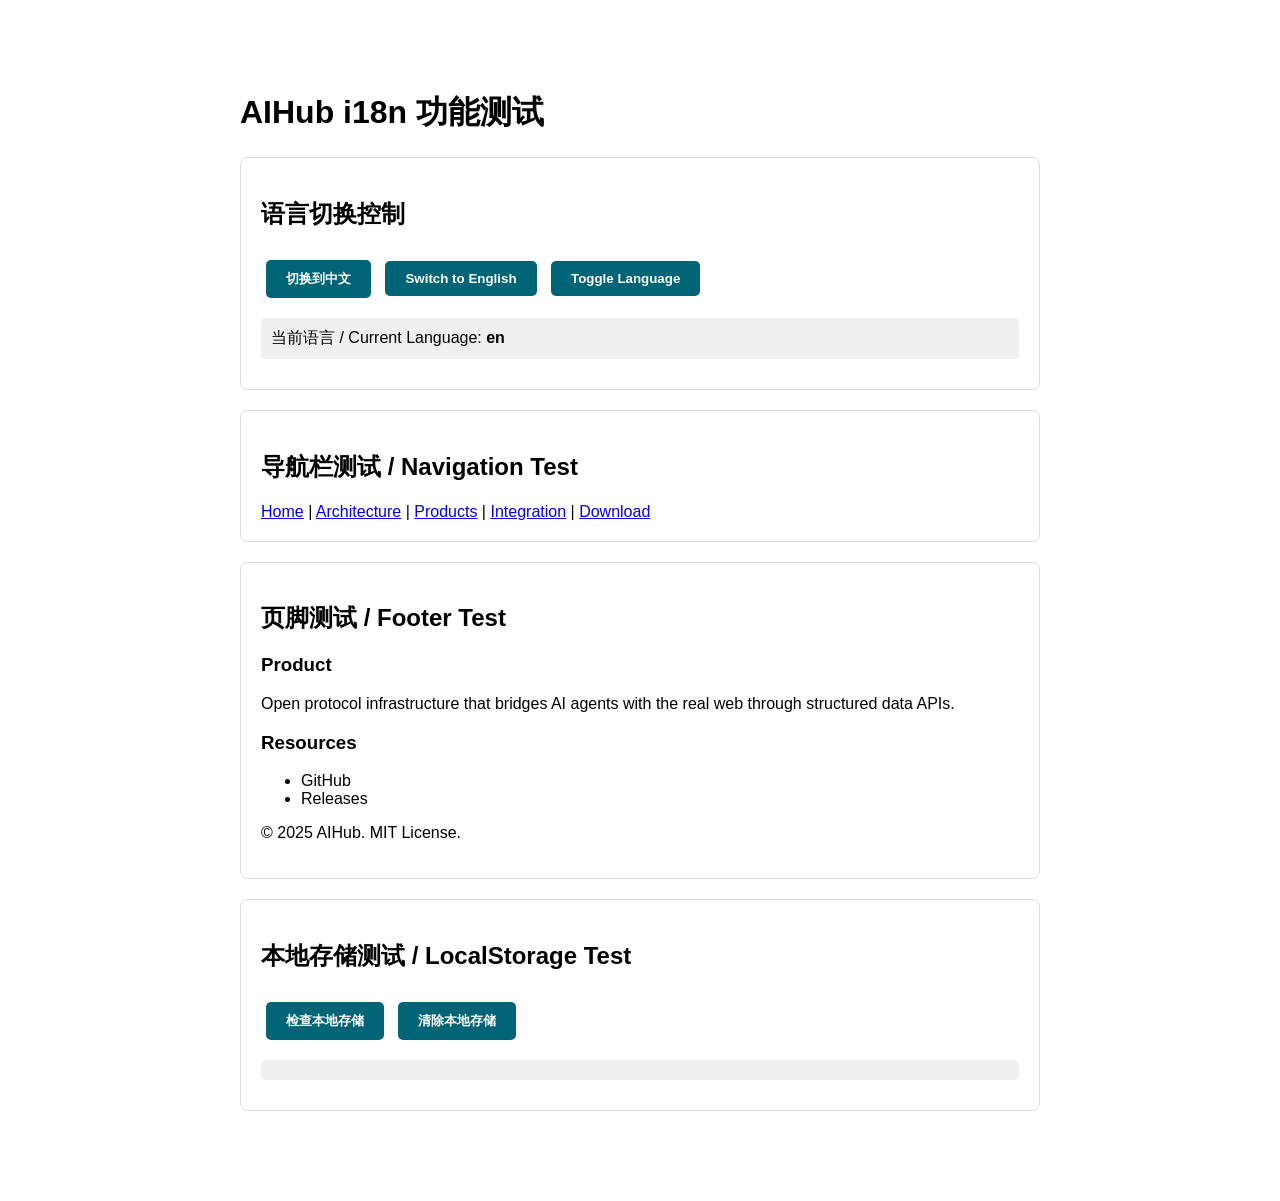
<file: test-i18n.html>
<!DOCTYPE html>
<html lang="en">
<head>
    <meta charset="UTF-8">
    <meta name="viewport" content="width=device-width, initial-scale=1.0">
    <title>i18n Test</title>
    <style>
        body {
            font-family: Arial, sans-serif;
            max-width: 800px;
            margin: 50px auto;
            padding: 20px;
        }
        .test-section {
            margin: 20px 0;
            padding: 20px;
            border: 1px solid #ddd;
            border-radius: 8px;
        }
        button {
            padding: 10px 20px;
            margin: 10px 5px;
            cursor: pointer;
            border: none;
            border-radius: 5px;
            background: #006477;
            color: white;
            font-weight: bold;
        }
        button:hover {
            background: #005160;
        }
        .status {
            padding: 10px;
            margin: 10px 0;
            background: #f0f0f0;
            border-radius: 5px;
        }
    </style>
</head>
<body>
    <h1>AIHub i18n 功能测试</h1>

    <div class="test-section">
        <h2>语言切换控制</h2>
        <button onclick="window.i18n.setLanguage('zh-CN')">切换到中文</button>
        <button onclick="window.i18n.setLanguage('en')">Switch to English</button>
        <button onclick="window.i18n.toggleLanguage()">Toggle Language</button>
        <div class="status">
            当前语言 / Current Language: <strong id="current-lang"></strong>
        </div>
    </div>

    <div class="test-section">
        <h2>导航栏测试 / Navigation Test</h2>
        <nav>
            <a href="#" data-i18n="nav.home">Home</a> |
            <a href="#" data-i18n="nav.architecture">Architecture</a> |
            <a href="#" data-i18n="nav.products">Products</a> |
            <a href="#" data-i18n="nav.integration">Integration</a> |
            <a href="#" data-i18n="nav.download">Download</a>
        </nav>
    </div>

    <div class="test-section">
        <h2>页脚测试 / Footer Test</h2>
        <div>
            <h3 data-i18n="footer.product.title">Product</h3>
            <p data-i18n="footer.description">Open protocol infrastructure...</p>
        </div>
        <div>
            <h3 data-i18n="footer.resources.title">Resources</h3>
            <ul>
                <li data-i18n="footer.resources.github">GitHub</li>
                <li data-i18n="footer.resources.releases">Releases</li>
            </ul>
        </div>
        <div>
            <p data-i18n="footer.copyright">© 2025 AIHub. MIT License.</p>
        </div>
    </div>

    <div class="test-section">
        <h2>本地存储测试 / LocalStorage Test</h2>
        <button onclick="checkLocalStorage()">检查本地存储</button>
        <button onclick="clearLocalStorage()">清除本地存储</button>
        <div class="status" id="storage-status"></div>
    </div>

    <!-- i18n Scripts -->
    <script src="assets/js/i18n-core.js"></script>
    <script src="assets/js/i18n-data.js"></script>
    <script>
        // 初始化
        document.addEventListener('DOMContentLoaded', function() {
            window.i18n.updateDOM();
            updateCurrentLang();

            // 监听语言变化
            window.i18n.addObserver(function(lang) {
                updateCurrentLang();
                console.log('Language changed to:', lang);
            });
        });

        function updateCurrentLang() {
            document.getElementById('current-lang').textContent = window.i18n.getCurrentLanguage();
        }

        function checkLocalStorage() {
            const savedLang = localStorage.getItem('aihub-lang');
            const status = document.getElementById('storage-status');
            status.textContent = savedLang
                ? `已保存的语言 / Saved language: ${savedLang}`
                : '未找到保存的语言偏好 / No saved language preference';
        }

        function clearLocalStorage() {
            localStorage.removeItem('aihub-lang');
            document.getElementById('storage-status').textContent = '本地存储已清除 / LocalStorage cleared';
        }
    </script>
</body>
</html>
</file>
